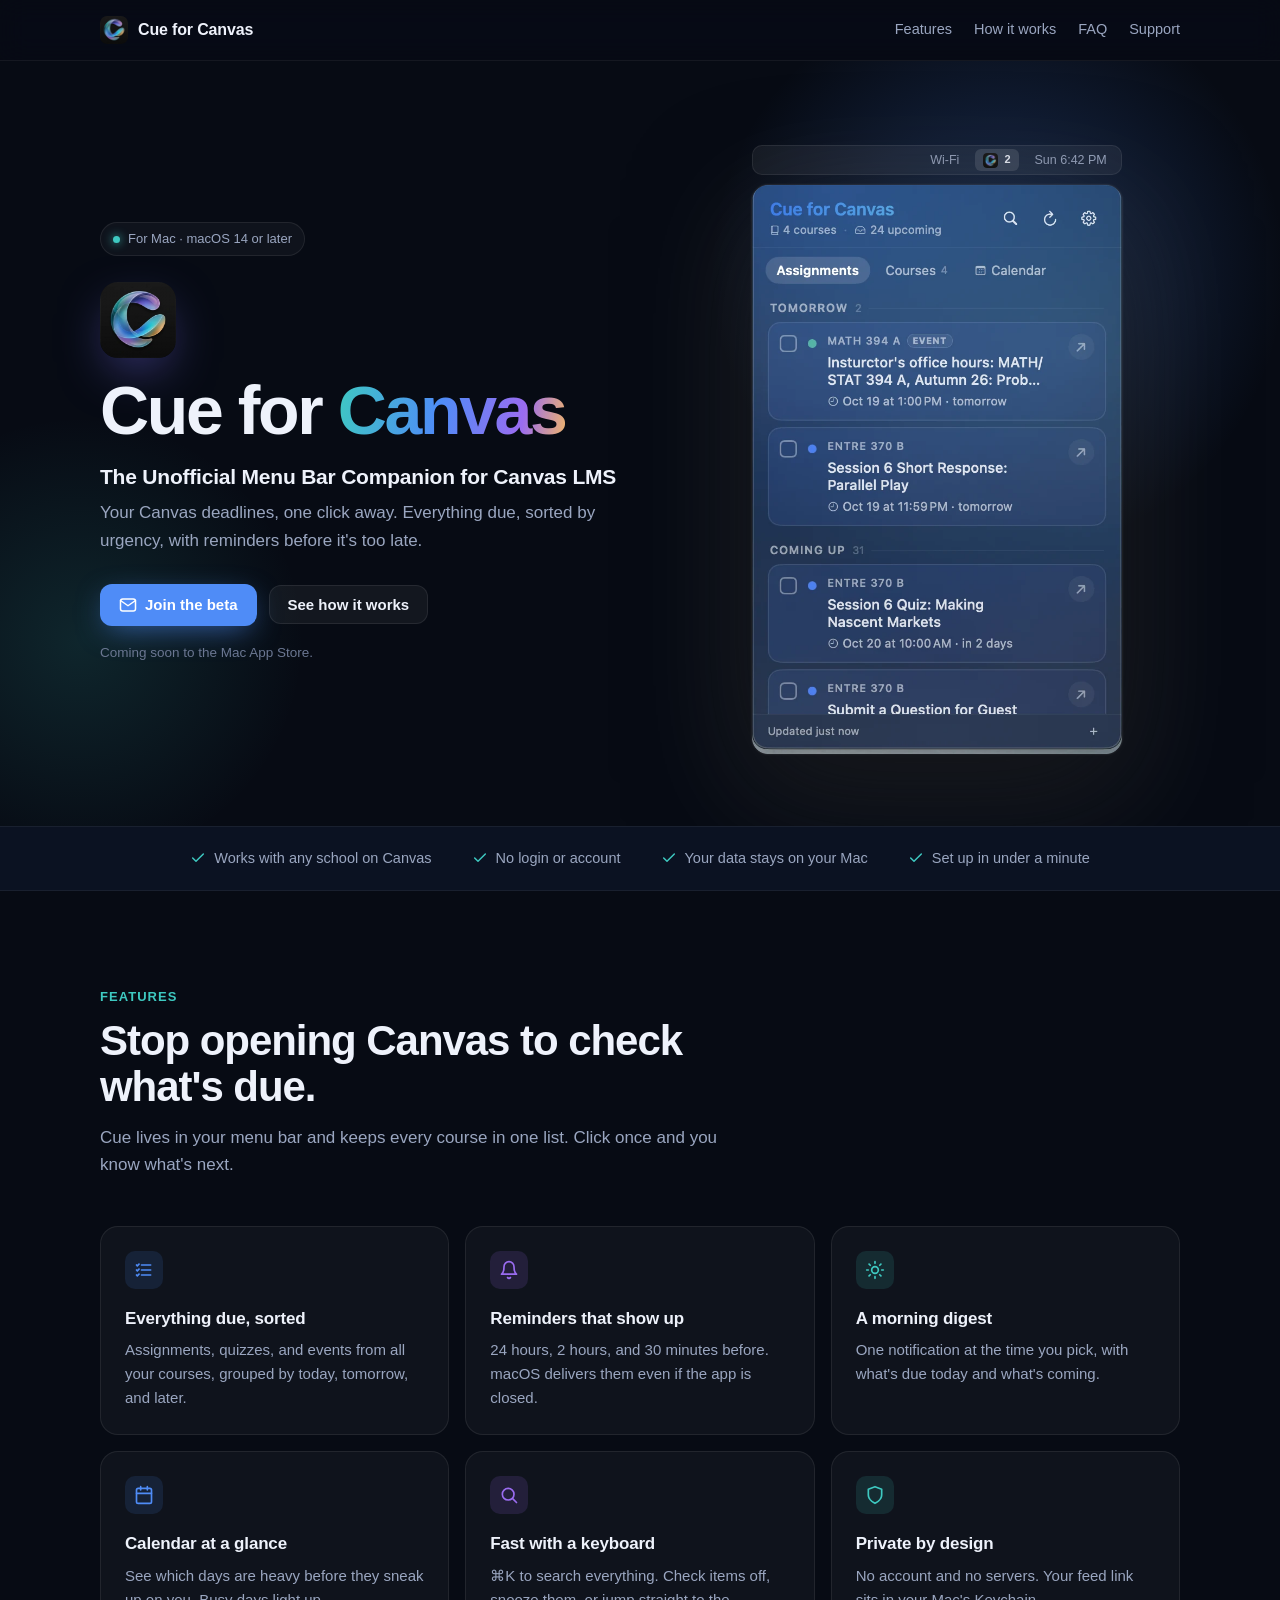
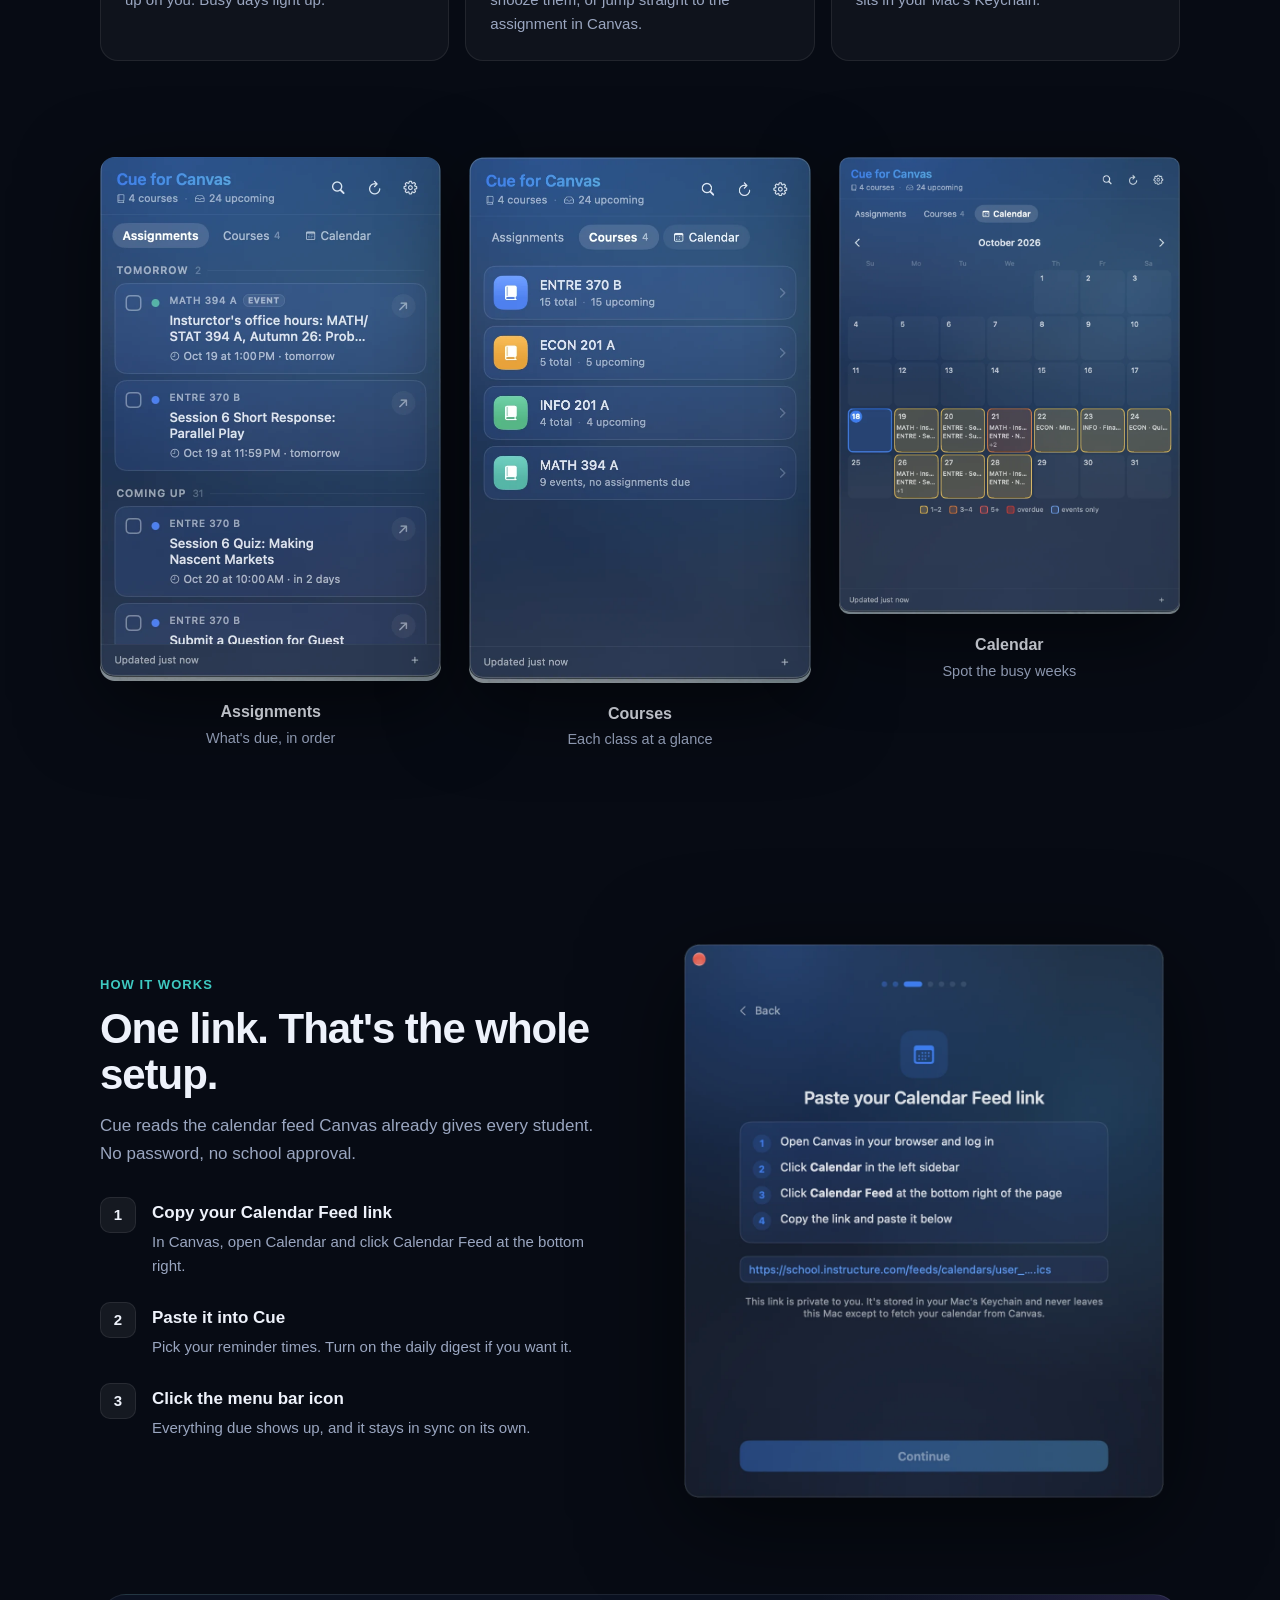
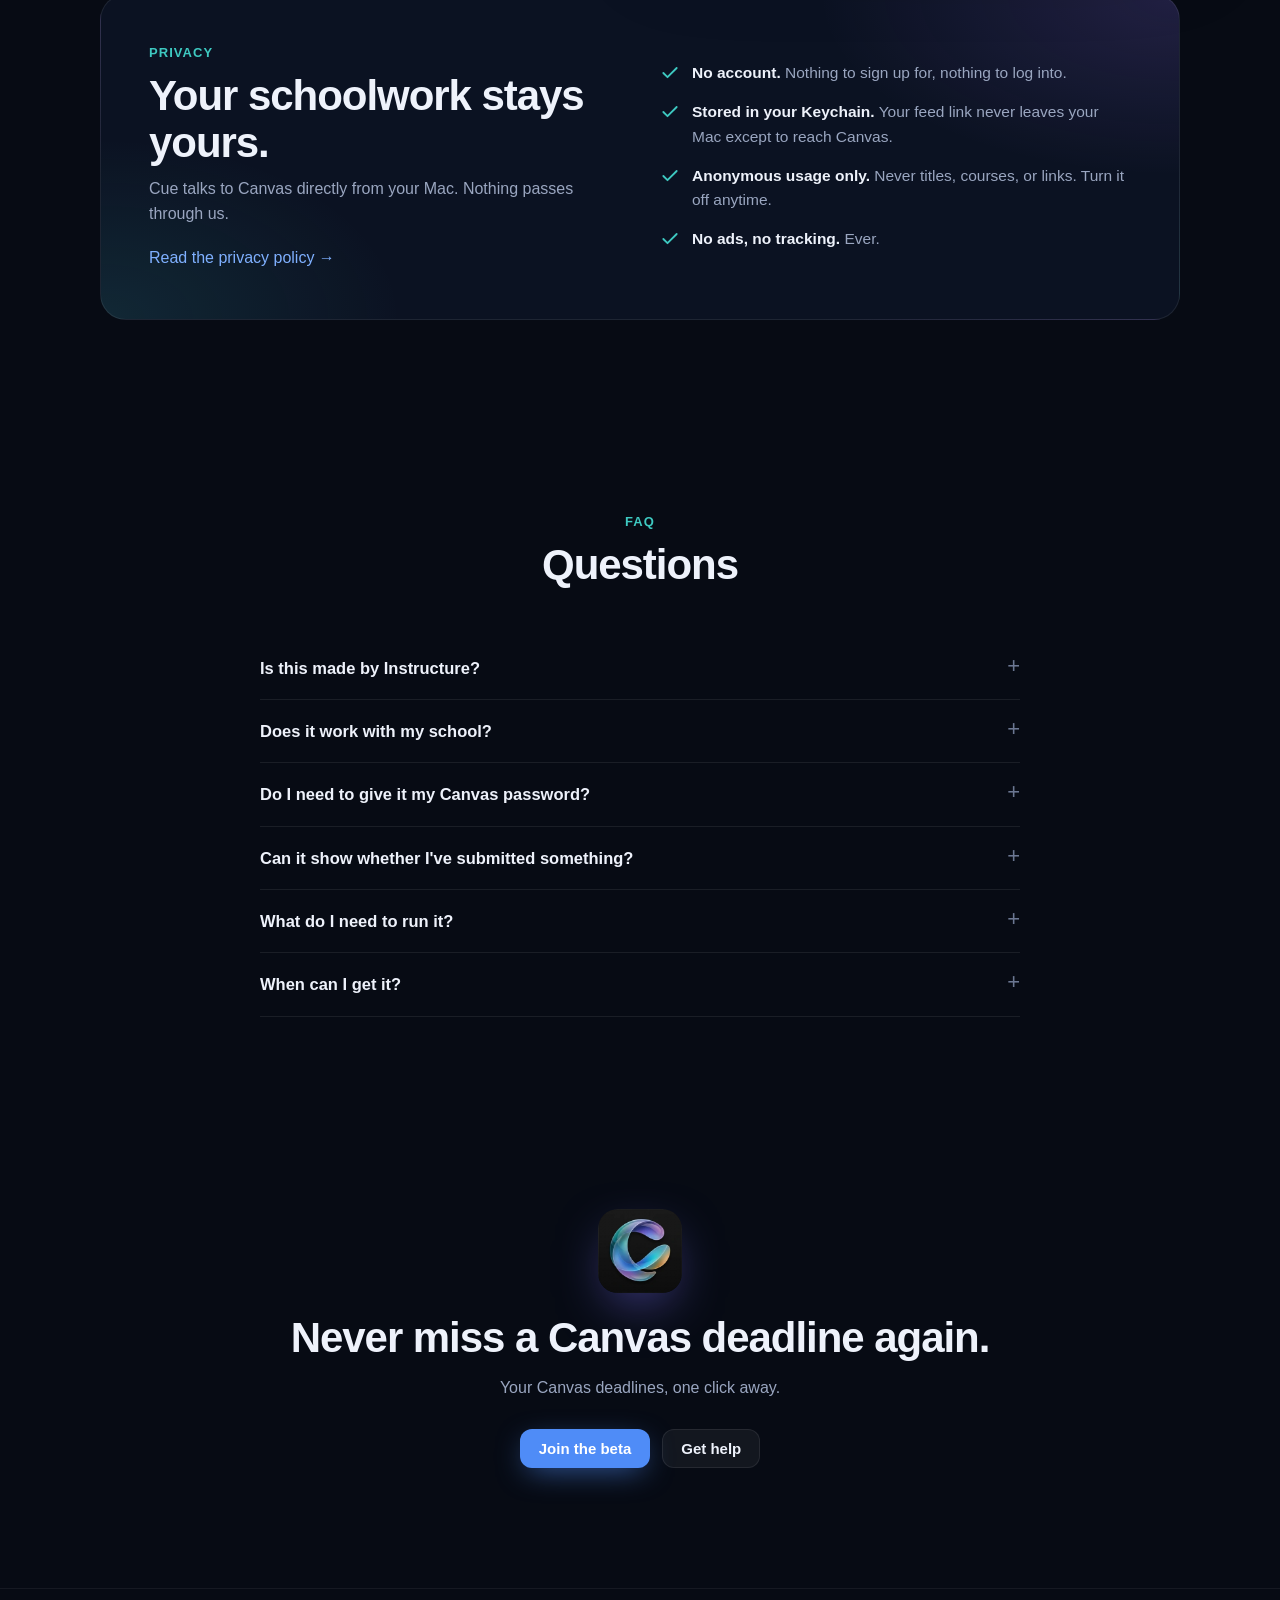
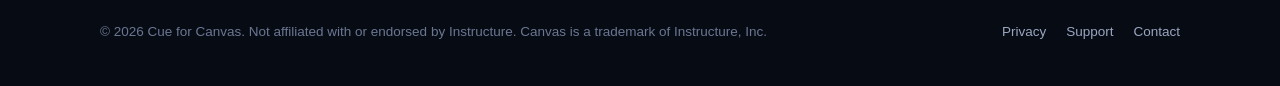
<file: index.html>
<!doctype html>
<html lang="en">
<head>
<meta charset="utf-8">
<meta name="viewport" content="width=device-width, initial-scale=1">
<title>Cue for Canvas: Canvas deadlines in your Mac menu bar</title>
<meta name="description" content="Cue for Canvas is the unofficial menu bar companion for Canvas LMS. Your Canvas deadlines, one click away, with reminders before things are due. No account needed.">
<link rel="canonical" href="https://cueforcanvas.com/">
<meta property="og:type" content="website">
<meta property="og:url" content="https://cueforcanvas.com/">
<meta property="og:title" content="Cue for Canvas">
<meta property="og:description" content="Your Canvas deadlines, one click away. The unofficial menu bar companion for Canvas LMS.">
<meta property="og:image" content="https://cueforcanvas.com/assets/og.png">
<meta name="twitter:card" content="summary_large_image">
<meta name="theme-color" content="#070b14">
<link rel="icon" type="image/png" sizes="32x32" href="/assets/favicon-32.png">
<link rel="icon" type="image/png" sizes="64x64" href="/assets/favicon-64.png">
<link rel="apple-touch-icon" href="/assets/apple-touch-icon.png">
<link rel="stylesheet" href="/styles.css">
</head>
<body>

<header class="nav">
  <div class="wrap">
    <a class="brand" href="/"><img src="/assets/icon-256.webp" alt="" width="28" height="28">Cue for Canvas</a>
    <nav class="nav-links">
      <a href="#features">Features</a>
      <a href="#how">How it works</a>
      <a href="#faq">FAQ</a>
      <a class="keep" href="/support/">Support</a>
    </nav>
  </div>
</header>

<main>
  <section class="hero">
    <div class="wrap">
      <div>
        <span class="eyebrow"><span class="dot"></span>For Mac · macOS 14 or later</span>
        <img class="hero-icon" src="/assets/icon-256.webp" alt="Cue for Canvas app icon" width="76" height="76">
        <h1>Cue for <span class="grad-text">Canvas</span></h1>
        <p class="tagline">The Unofficial Menu Bar Companion for Canvas LMS</p>
        <p class="lede">Your Canvas deadlines, one click away. Everything due, sorted by urgency, with reminders before it's too late.</p>
        <div class="cta-row">
          <a class="btn btn-primary" href="mailto:support@cueforcanvas.com?subject=Cue%20for%20Canvas%20beta">
            <svg viewBox="0 0 24 24" fill="none" stroke="currentColor" stroke-width="2" stroke-linecap="round" stroke-linejoin="round"><path d="M22 6 12 13 2 6"/><rect x="2" y="4" width="20" height="16" rx="3"/></svg>
            Join the beta
          </a>
          <a class="btn btn-ghost" href="#how">See how it works</a>
        </div>
        <p class="cta-note">Coming soon to the Mac App Store.</p>
      </div>

      <div class="shot-stack">
        <div class="menubar" aria-hidden="true">
          <span>Wi‑Fi</span>
          <span class="mb-icon"><img src="/assets/favicon-32.png" alt=""><span class="badge">2</span></span>
          <span>Sun 6:42 PM</span>
        </div>
        <img class="panel-shot" src="/assets/panel-assignments.webp" width="682" height="1048"
             alt="The Cue for Canvas panel listing assignments due tomorrow and coming up, grouped by date">
      </div>
    </div>
  </section>

  <div class="strip">
    <div class="wrap">
      <span><svg viewBox="0 0 24 24" fill="none" stroke="currentColor" stroke-width="2.2" stroke-linecap="round" stroke-linejoin="round"><path d="M20 6 9 17l-5-5"/></svg>Works with any school on Canvas</span>
      <span><svg viewBox="0 0 24 24" fill="none" stroke="currentColor" stroke-width="2.2" stroke-linecap="round" stroke-linejoin="round"><path d="M20 6 9 17l-5-5"/></svg>No login or account</span>
      <span><svg viewBox="0 0 24 24" fill="none" stroke="currentColor" stroke-width="2.2" stroke-linecap="round" stroke-linejoin="round"><path d="M20 6 9 17l-5-5"/></svg>Your data stays on your Mac</span>
      <span><svg viewBox="0 0 24 24" fill="none" stroke="currentColor" stroke-width="2.2" stroke-linecap="round" stroke-linejoin="round"><path d="M20 6 9 17l-5-5"/></svg>Set up in under a minute</span>
    </div>
  </div>

  <section id="features">
    <div class="wrap">
      <div class="section-head">
        <p class="kicker">Features</p>
        <h2>Stop opening Canvas to check what's due.</h2>
        <p>Cue lives in your menu bar and keeps every course in one list. Click once and you know what's next.</p>
      </div>
      <div class="features">
        <div class="feature">
          <div class="ic"><svg viewBox="0 0 24 24" fill="none" stroke="currentColor" stroke-width="2" stroke-linecap="round" stroke-linejoin="round"><path d="M9 6h11M9 12h11M9 18h11"/><path d="m3 6 1 1 2-2M3 12l1 1 2-2M3 18l1 1 2-2"/></svg></div>
          <h3>Everything due, sorted</h3>
          <p>Assignments, quizzes, and events from all your courses, grouped by today, tomorrow, and later.</p>
        </div>
        <div class="feature">
          <div class="ic"><svg viewBox="0 0 24 24" fill="none" stroke="currentColor" stroke-width="2" stroke-linecap="round" stroke-linejoin="round"><path d="M6 8a6 6 0 0 1 12 0c0 7 3 9 3 9H3s3-2 3-9"/><path d="M10.3 21a1.94 1.94 0 0 0 3.4 0"/></svg></div>
          <h3>Reminders that show up</h3>
          <p>24 hours, 2 hours, and 30 minutes before. macOS delivers them even if the app is closed.</p>
        </div>
        <div class="feature">
          <div class="ic"><svg viewBox="0 0 24 24" fill="none" stroke="currentColor" stroke-width="2" stroke-linecap="round" stroke-linejoin="round"><circle cx="12" cy="12" r="4"/><path d="M12 2v2M12 20v2M4.9 4.9l1.4 1.4M17.7 17.7l1.4 1.4M2 12h2M20 12h2M4.9 19.1l1.4-1.4M17.7 6.3l1.4-1.4"/></svg></div>
          <h3>A morning digest</h3>
          <p>One notification at the time you pick, with what's due today and what's coming.</p>
        </div>
        <div class="feature">
          <div class="ic"><svg viewBox="0 0 24 24" fill="none" stroke="currentColor" stroke-width="2" stroke-linecap="round" stroke-linejoin="round"><rect x="3" y="4" width="18" height="18" rx="2"/><path d="M16 2v4M8 2v4M3 10h18"/></svg></div>
          <h3>Calendar at a glance</h3>
          <p>See which days are heavy before they sneak up on you. Busy days light up.</p>
        </div>
        <div class="feature">
          <div class="ic"><svg viewBox="0 0 24 24" fill="none" stroke="currentColor" stroke-width="2" stroke-linecap="round" stroke-linejoin="round"><circle cx="11" cy="11" r="7"/><path d="m21 21-4.3-4.3"/></svg></div>
          <h3>Fast with a keyboard</h3>
          <p>⌘K to search everything. Check items off, snooze them, or jump straight to the assignment in Canvas.</p>
        </div>
        <div class="feature">
          <div class="ic"><svg viewBox="0 0 24 24" fill="none" stroke="currentColor" stroke-width="2" stroke-linecap="round" stroke-linejoin="round"><path d="M12 22s8-4 8-10V5l-8-3-8 3v7c0 6 8 10 8 10z"/></svg></div>
          <h3>Private by design</h3>
          <p>No account and no servers. Your feed link sits in your Mac's Keychain.</p>
        </div>
      </div>
    </div>
  </section>

  <section style="padding-top:0">
    <div class="wrap">
      <div class="gallery">
        <figure>
          <img src="/assets/panel-assignments.webp" width="682" height="1048" alt="Assignments tab" loading="lazy">
          <figcaption><b>Assignments</b><span>What's due, in order</span></figcaption>
        </figure>
        <figure>
          <img src="/assets/panel-courses.webp" width="682" height="1051" alt="Courses tab showing four courses with their own colors" loading="lazy">
          <figcaption><b>Courses</b><span>Each class at a glance</span></figcaption>
        </figure>
        <figure>
          <img src="/assets/panel-calendar.webp" width="962" height="1289" alt="Calendar tab showing a month with busy days highlighted" loading="lazy">
          <figcaption><b>Calendar</b><span>Spot the busy weeks</span></figcaption>
        </figure>
      </div>
    </div>
  </section>

  <section id="how">
    <div class="wrap how">
      <div>
        <div class="section-head" style="margin-bottom:32px">
          <p class="kicker">How it works</p>
          <h2>One link. That's the whole setup.</h2>
          <p>Cue reads the calendar feed Canvas already gives every student. No password, no school approval.</p>
        </div>
        <ol class="steps">
          <li><h3>Copy your Calendar Feed link</h3><p>In Canvas, open Calendar and click Calendar Feed at the bottom right.</p></li>
          <li><h3>Paste it into Cue</h3><p>Pick your reminder times. Turn on the daily digest if you want it.</p></li>
          <li><h3>Click the menu bar icon</h3><p>Everything due shows up, and it stays in sync on its own.</p></li>
        </ol>
      </div>
      <img src="/assets/setup-feed.webp" width="1042" height="1202" alt="Setup screen asking for the Canvas Calendar Feed link, with four short steps" loading="lazy">
    </div>
  </section>

  <section style="padding-top:0">
    <div class="wrap">
      <div class="privacy-band">
        <div>
          <p class="kicker">Privacy</p>
          <h2 style="margin-bottom:10px">Your schoolwork stays yours.</h2>
          <p style="color:var(--muted);margin:0 0 18px">Cue talks to Canvas directly from your Mac. Nothing passes through us.</p>
          <a href="/privacy/">Read the privacy policy →</a>
        </div>
        <ul>
          <li><svg viewBox="0 0 24 24" fill="none" stroke="currentColor" stroke-width="2.2" stroke-linecap="round" stroke-linejoin="round"><path d="M20 6 9 17l-5-5"/></svg><span><b>No account.</b> Nothing to sign up for, nothing to log into.</span></li>
          <li><svg viewBox="0 0 24 24" fill="none" stroke="currentColor" stroke-width="2.2" stroke-linecap="round" stroke-linejoin="round"><path d="M20 6 9 17l-5-5"/></svg><span><b>Stored in your Keychain.</b> Your feed link never leaves your Mac except to reach Canvas.</span></li>
          <li><svg viewBox="0 0 24 24" fill="none" stroke="currentColor" stroke-width="2.2" stroke-linecap="round" stroke-linejoin="round"><path d="M20 6 9 17l-5-5"/></svg><span><b>Anonymous usage only.</b> Never titles, courses, or links. Turn it off anytime.</span></li>
          <li><svg viewBox="0 0 24 24" fill="none" stroke="currentColor" stroke-width="2.2" stroke-linecap="round" stroke-linejoin="round"><path d="M20 6 9 17l-5-5"/></svg><span><b>No ads, no tracking.</b> Ever.</span></li>
        </ul>
      </div>
    </div>
  </section>

  <section id="faq">
    <div class="wrap">
      <div class="section-head center">
        <p class="kicker">FAQ</p>
        <h2>Questions</h2>
      </div>
      <div class="faq">
        <details>
          <summary>Is this made by Instructure?</summary>
          <p>No. Cue for Canvas is an independent app built by a student. It isn't affiliated with or endorsed by Instructure, the company behind Canvas.</p>
        </details>
        <details>
          <summary>Does it work with my school?</summary>
          <p>If your school uses Canvas, yes. Every Canvas account has a Calendar Feed link, and that's all Cue needs.</p>
        </details>
        <details>
          <summary>Do I need to give it my Canvas password?</summary>
          <p>No. Cue never asks for your password. It only reads your calendar feed.</p>
        </details>
        <details>
          <summary>Can it show whether I've submitted something?</summary>
          <p>Yes, if your school lets students create a Canvas API token. It's optional. Many schools don't allow it, and Cue works fine without it.</p>
        </details>
        <details>
          <summary>What do I need to run it?</summary>
          <p>A Mac running macOS 14 Sonoma or later.</p>
        </details>
        <details>
          <summary>When can I get it?</summary>
          <p>Cue is in beta now and coming to the Mac App Store soon. <a href="mailto:support@cueforcanvas.com?subject=Cue%20for%20Canvas%20beta">Email me</a> to join the beta.</p>
        </details>
      </div>
    </div>
  </section>

  <section class="final">
    <div class="wrap">
      <img src="/assets/icon-256.webp" alt="" width="84" height="84">
      <h2>Never miss a Canvas deadline again.</h2>
      <p style="color:var(--muted);margin:0 0 28px">Your Canvas deadlines, one click away.</p>
      <div class="cta-row">
        <a class="btn btn-primary" href="mailto:support@cueforcanvas.com?subject=Cue%20for%20Canvas%20beta">Join the beta</a>
        <a class="btn btn-ghost" href="/support/">Get help</a>
      </div>
    </div>
  </section>
</main>

<footer>
  <div class="wrap">
    <span>© 2026 Cue for Canvas. Not affiliated with or endorsed by Instructure. Canvas is a trademark of Instructure, Inc.</span>
    <nav><a href="/privacy/">Privacy</a><a href="/support/">Support</a><a href="mailto:support@cueforcanvas.com">Contact</a></nav>
  </div>
</footer>
</body>
</html>
</file>
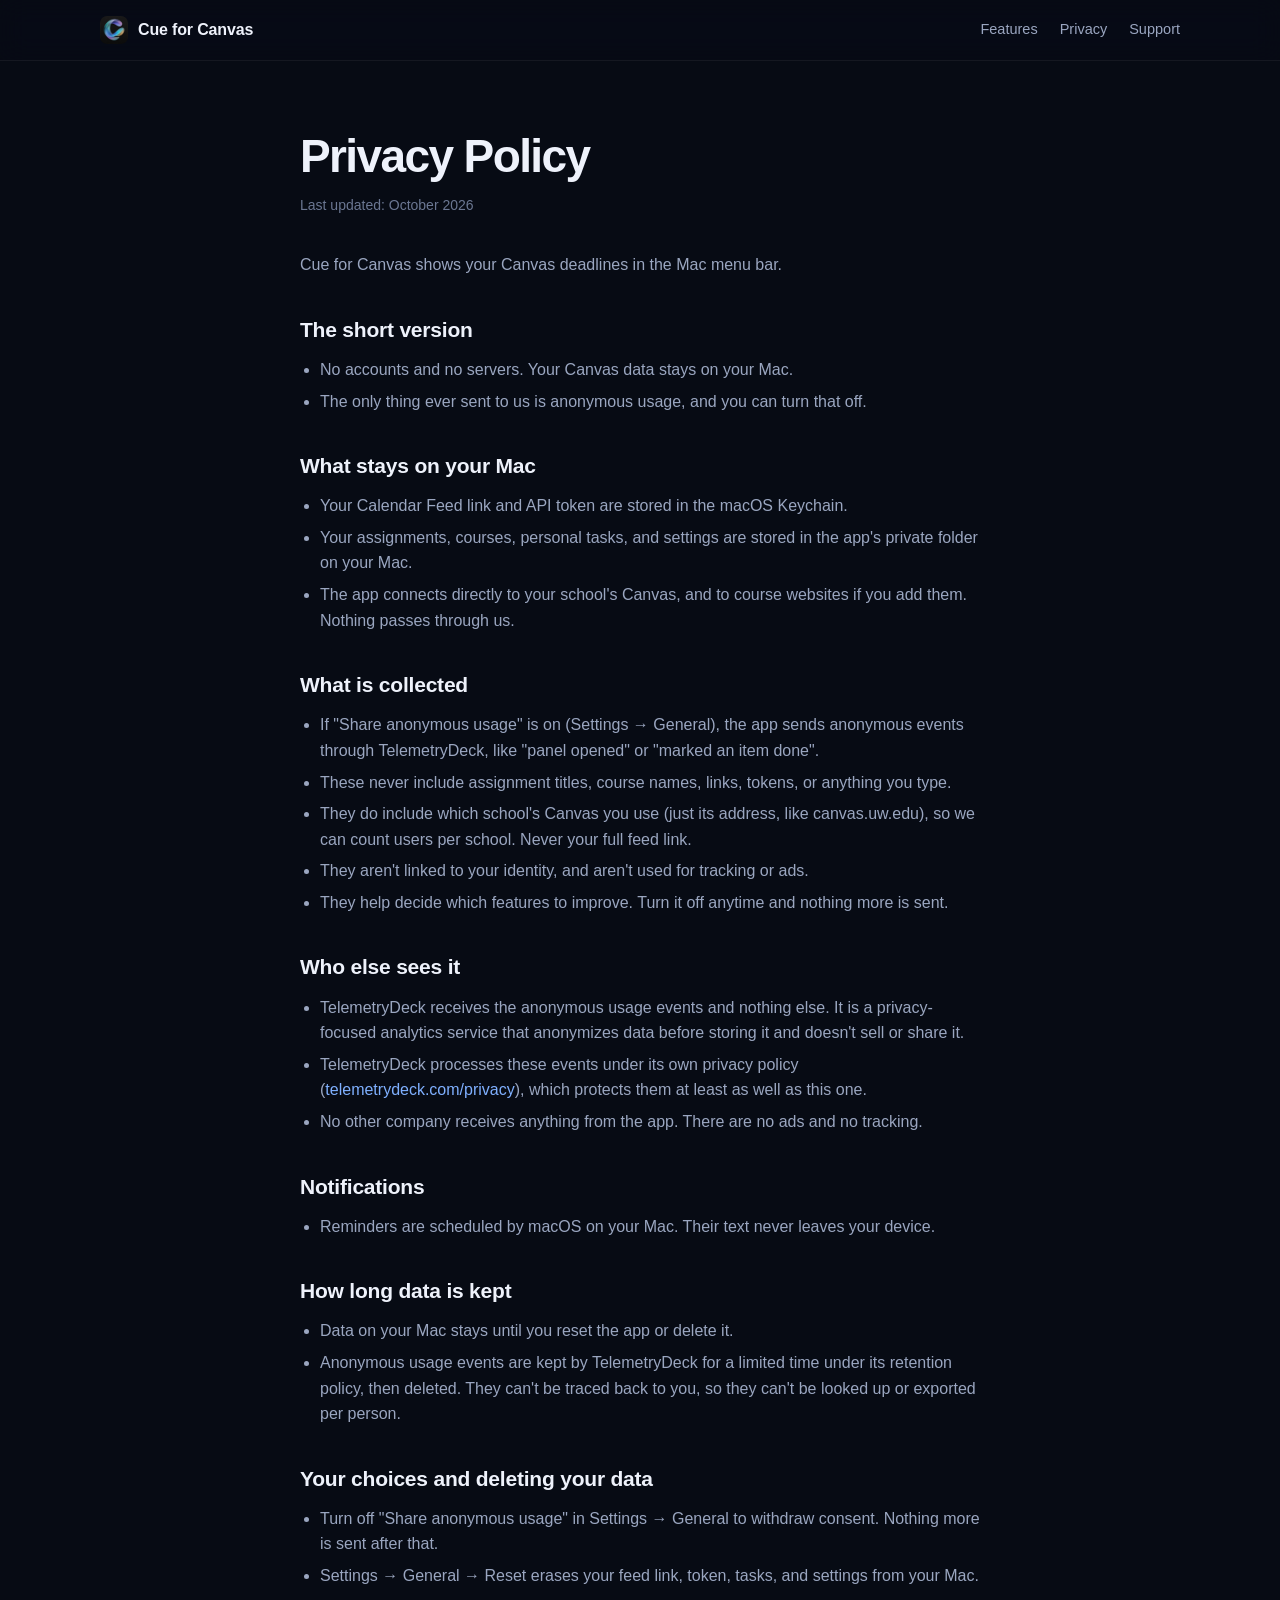
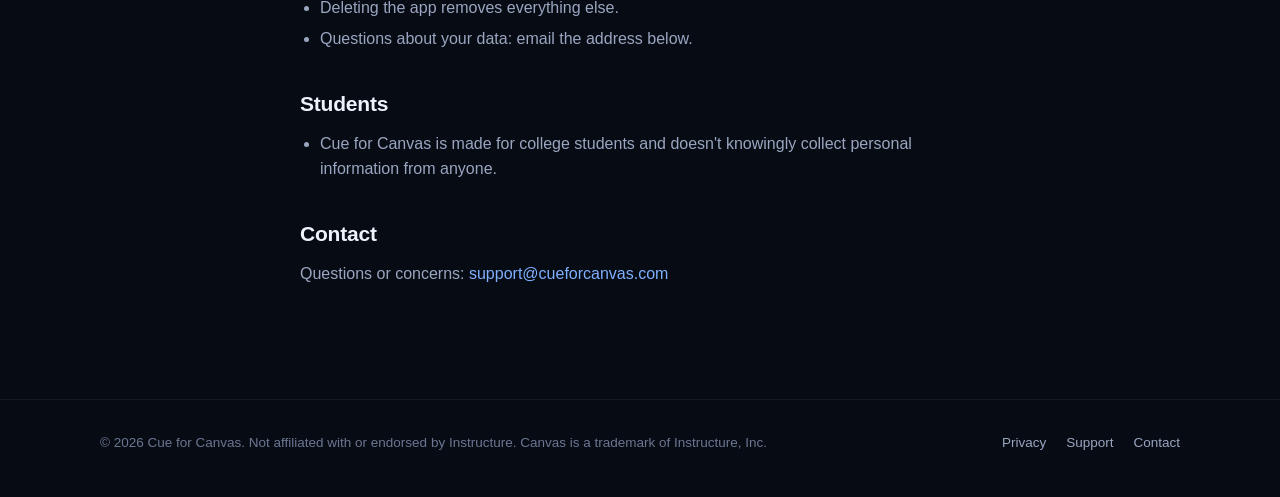
<file: privacy/index.html>
<!doctype html>
<html lang="en">
<head>
<meta charset="utf-8">
<meta name="viewport" content="width=device-width, initial-scale=1">
<title>Privacy Policy · Cue for Canvas</title>
<meta name="description" content="How Cue for Canvas handles your data. No accounts, no servers, anonymous usage only.">
<link rel="canonical" href="https://cueforcanvas.com/privacy/">
<meta property="og:title" content="Privacy Policy · Cue for Canvas">
<meta property="og:image" content="https://cueforcanvas.com/assets/og.png">
<meta name="theme-color" content="#070b14">
<link rel="icon" type="image/png" sizes="32x32" href="/assets/favicon-32.png">
<link rel="apple-touch-icon" href="/assets/apple-touch-icon.png">
<link rel="stylesheet" href="/styles.css">
</head>
<body>

<header class="nav">
  <div class="wrap">
    <a class="brand" href="/"><img src="/assets/icon-256.webp" alt="" width="28" height="28">Cue for Canvas</a>
    <nav class="nav-links">
      <a href="/#features">Features</a>
      <a class="keep" href="/privacy/">Privacy</a>
      <a class="keep" href="/support/">Support</a>
    </nav>
  </div>
</header>

<main class="doc">
<h1>Privacy Policy</h1>
<p class="updated">Last updated: October 2026</p>
<p>Cue for Canvas shows your Canvas deadlines in the Mac menu bar.</p>
<h2>The short version</h2>
<ul>
  <li>No accounts and no servers. Your Canvas data stays on your Mac.</li>
  <li>The only thing ever sent to us is anonymous usage, and you can turn that off.</li>
</ul>
<h2>What stays on your Mac</h2>
<ul>
  <li>Your Calendar Feed link and API token are stored in the macOS Keychain.</li>
  <li>Your assignments, courses, personal tasks, and settings are stored in the app's private folder on your Mac.</li>
  <li>The app connects directly to your school's Canvas, and to course websites if you add them. Nothing passes through us.</li>
</ul>
<h2>What is collected</h2>
<ul>
  <li>If "Share anonymous usage" is on (Settings → General), the app sends anonymous events through TelemetryDeck, like "panel opened" or "marked an item done".</li>
  <li>These never include assignment titles, course names, links, tokens, or anything you type.</li>
  <li>They do include which school&#x27;s Canvas you use (just its address, like canvas.uw.edu), so we can count users per school. Never your full feed link.</li>
  <li>They aren't linked to your identity, and aren't used for tracking or ads.</li>
  <li>They help decide which features to improve. Turn it off anytime and nothing more is sent.</li>
</ul>
<h2>Who else sees it</h2>
<ul>
  <li>TelemetryDeck receives the anonymous usage events and nothing else. It is a privacy-focused analytics service that anonymizes data before storing it and doesn't sell or share it.</li>
  <li>TelemetryDeck processes these events under its own privacy policy (<a href="https://telemetrydeck.com/privacy">telemetrydeck.com/privacy</a>), which protects them at least as well as this one.</li>
  <li>No other company receives anything from the app. There are no ads and no tracking.</li>
</ul>
<h2>Notifications</h2>
<ul>
  <li>Reminders are scheduled by macOS on your Mac. Their text never leaves your device.</li>
</ul>
<h2>How long data is kept</h2>
<ul>
  <li>Data on your Mac stays until you reset the app or delete it.</li>
  <li>Anonymous usage events are kept by TelemetryDeck for a limited time under its retention policy, then deleted. They can't be traced back to you, so they can't be looked up or exported per person.</li>
</ul>
<h2>Your choices and deleting your data</h2>
<ul>
  <li>Turn off "Share anonymous usage" in Settings → General to withdraw consent. Nothing more is sent after that.</li>
  <li>Settings → General → Reset erases your feed link, token, tasks, and settings from your Mac.</li>
  <li>Deleting the app removes everything else.</li>
  <li>Questions about your data: email the address below.</li>
</ul>
<h2>Students</h2>
<ul>
  <li>Cue for Canvas is made for college students and doesn't knowingly collect personal information from anyone.</li>
</ul>
<h2>Contact</h2>
<p>Questions or concerns: <a href="mailto:support@cueforcanvas.com">support@cueforcanvas.com</a></p>
</main>

<footer>
  <div class="wrap">
    <span>© 2026 Cue for Canvas. Not affiliated with or endorsed by Instructure. Canvas is a trademark of Instructure, Inc.</span>
    <nav><a href="/privacy/">Privacy</a><a href="/support/">Support</a><a href="mailto:support@cueforcanvas.com">Contact</a></nav>
  </div>
</footer>
</body>
</html>
</file>
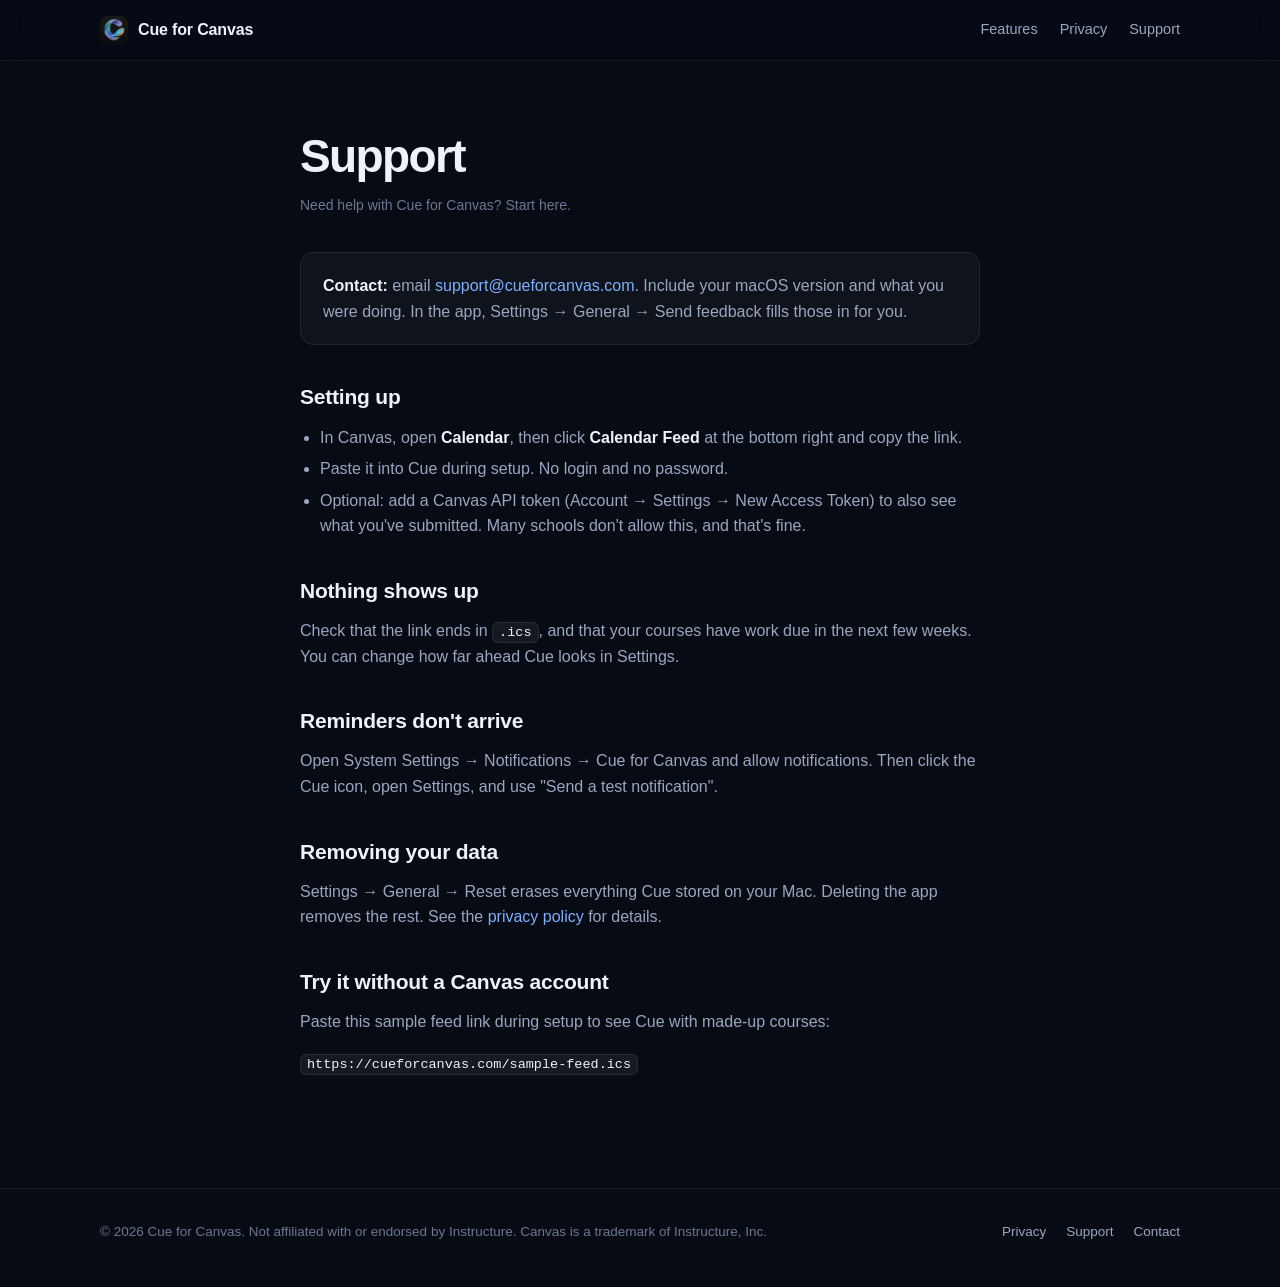
<file: support/index.html>
<!doctype html>
<html lang="en">
<head>
<meta charset="utf-8">
<meta name="viewport" content="width=device-width, initial-scale=1">
<title>Support · Cue for Canvas</title>
<meta name="description" content="Help with setting up and using Cue for Canvas.">
<link rel="canonical" href="https://cueforcanvas.com/support/">
<meta property="og:title" content="Support · Cue for Canvas">
<meta property="og:image" content="https://cueforcanvas.com/assets/og.png">
<meta name="theme-color" content="#070b14">
<link rel="icon" type="image/png" sizes="32x32" href="/assets/favicon-32.png">
<link rel="apple-touch-icon" href="/assets/apple-touch-icon.png">
<link rel="stylesheet" href="/styles.css">
</head>
<body>

<header class="nav">
  <div class="wrap">
    <a class="brand" href="/"><img src="/assets/icon-256.webp" alt="" width="28" height="28">Cue for Canvas</a>
    <nav class="nav-links">
      <a href="/#features">Features</a>
      <a class="keep" href="/privacy/">Privacy</a>
      <a class="keep" href="/support/">Support</a>
    </nav>
  </div>
</header>

<main class="doc">
<h1>Support</h1>
<p class="updated">Need help with Cue for Canvas? Start here.</p>

<div class="callout">
<p><b>Contact:</b> email <a href="mailto:support@cueforcanvas.com?subject=Cue%20for%20Canvas%20support">support@cueforcanvas.com</a>. Include your macOS version and what you were doing. In the app, Settings → General → Send feedback fills those in for you.</p>
</div>

<h2>Setting up</h2>
<ul>
  <li>In Canvas, open <b>Calendar</b>, then click <b>Calendar Feed</b> at the bottom right and copy the link.</li>
  <li>Paste it into Cue during setup. No login and no password.</li>
  <li>Optional: add a Canvas API token (Account → Settings → New Access Token) to also see what you've submitted. Many schools don't allow this, and that's fine.</li>
</ul>

<h2>Nothing shows up</h2>
<p>Check that the link ends in <code>.ics</code>, and that your courses have work due in the next few weeks. You can change how far ahead Cue looks in Settings.</p>

<h2>Reminders don't arrive</h2>
<p>Open System Settings → Notifications → Cue for Canvas and allow notifications. Then click the Cue icon, open Settings, and use "Send a test notification".</p>

<h2>Removing your data</h2>
<p>Settings → General → Reset erases everything Cue stored on your Mac. Deleting the app removes the rest. See the <a href="/privacy/">privacy policy</a> for details.</p>

<h2>Try it without a Canvas account</h2>
<p>Paste this sample feed link during setup to see Cue with made-up courses:</p>
<p><code>https://cueforcanvas.com/sample-feed.ics</code></p>
</main>

<footer>
  <div class="wrap">
    <span>© 2026 Cue for Canvas. Not affiliated with or endorsed by Instructure. Canvas is a trademark of Instructure, Inc.</span>
    <nav><a href="/privacy/">Privacy</a><a href="/support/">Support</a><a href="mailto:support@cueforcanvas.com">Contact</a></nav>
  </div>
</footer>
</body>
</html>
</file>
<file: styles.css>
/* Cue for Canvas site. Colors come from the app icon. */
:root {
  --bg: #070b14;
  --bg-2: #0b1222;
  --card: rgba(255, 255, 255, 0.035);
  --card-line: rgba(255, 255, 255, 0.08);
  --text: #eef2fb;
  --muted: #9aa6c0;
  --faint: #6b7792;
  --teal: #3ec9c1;
  --blue: #4f8cf7;
  --purple: #9a6cf0;
  --amber: #f2b766;
  --link: #7fb0ff;
  --grad: linear-gradient(100deg, var(--teal), var(--blue) 45%, var(--purple) 80%, var(--amber));
  --radius: 18px;
  --max: 1120px;
}

* { box-sizing: border-box; }
html { scroll-behavior: smooth; -webkit-text-size-adjust: 100%; }
body {
  margin: 0;
  background: var(--bg);
  color: var(--text);
  font: 16px/1.6 -apple-system, BlinkMacSystemFont, "SF Pro Text", "Inter", "Segoe UI", sans-serif;
  -webkit-font-smoothing: antialiased;
  overflow-x: hidden;
}
img { max-width: 100%; height: auto; display: block; }
a { color: var(--link); text-decoration: none; }
a:hover { text-decoration: underline; }
.wrap { max-width: var(--max); margin: 0 auto; padding: 0 20px; }

/* Nav */
.nav {
  position: sticky; top: 0; z-index: 10;
  background: rgba(7, 11, 20, 0.72);
  backdrop-filter: saturate(160%) blur(14px);
  -webkit-backdrop-filter: saturate(160%) blur(14px);
  border-bottom: 1px solid rgba(255, 255, 255, 0.06);
}
.nav .wrap { display: flex; align-items: center; gap: 24px; height: 60px; }
.brand { display: flex; align-items: center; gap: 10px; color: var(--text); font-weight: 650; letter-spacing: -0.01em; }
.brand:hover { text-decoration: none; }
.brand img { width: 28px; height: 28px; border-radius: 7px; }
.nav-links { display: flex; gap: 22px; margin-left: auto; font-size: 14.5px; }
.nav-links a { color: var(--muted); }
.nav-links a:hover { color: var(--text); text-decoration: none; }

/* Buttons */
.btn {
  display: inline-flex; align-items: center; gap: 8px;
  padding: 11px 18px; border-radius: 12px;
  font-weight: 600; font-size: 15px; line-height: 1;
  border: 1px solid transparent; cursor: pointer;
  transition: transform .15s ease, background .15s ease, border-color .15s ease;
}
.btn:hover { text-decoration: none; transform: translateY(-1px); }
.btn-primary { background: var(--blue); color: #fff; box-shadow: 0 8px 30px -8px rgba(79, 140, 247, .7); }
.btn-primary:hover { background: #5f98f8; }
.btn-ghost { background: rgba(255, 255, 255, .05); color: var(--text); border-color: var(--card-line); }
.btn-ghost:hover { background: rgba(255, 255, 255, .09); }
.btn svg { width: 18px; height: 18px; }

/* Hero */
.hero { position: relative; padding: 84px 0 72px; overflow: clip; }
.hero::before {
  content: ""; position: absolute; inset: -200px -10% auto auto; width: 820px; height: 820px;
  background: radial-gradient(closest-side, rgba(79, 140, 247, .28), transparent 70%);
  pointer-events: none;
}
.hero::after {
  content: ""; position: absolute; left: -240px; top: 260px; width: 640px; height: 640px;
  background: radial-gradient(closest-side, rgba(62, 201, 193, .14), transparent 70%);
  pointer-events: none;
}
.hero .wrap { position: relative; z-index: 1; display: grid; grid-template-columns: 1.05fr .95fr; gap: 56px; align-items: center; }
.eyebrow {
  display: inline-flex; align-items: center; gap: 8px;
  font-size: 13px; color: var(--muted);
  padding: 6px 12px; border-radius: 999px;
  border: 1px solid var(--card-line); background: var(--card);
}
.eyebrow .dot { width: 7px; height: 7px; border-radius: 50%; background: var(--teal); box-shadow: 0 0 10px var(--teal); }
.hero-icon { width: 76px; height: 76px; border-radius: 18px; margin: 26px 0 18px; box-shadow: 0 18px 50px -12px rgba(120, 110, 240, .55); }
h1 { font-size: clamp(42px, 6vw, 68px); line-height: 1.02; letter-spacing: -0.035em; margin: 0 0 14px; font-weight: 750; }
.grad-text { background: var(--grad); -webkit-background-clip: text; background-clip: text; color: transparent; }
.tagline { font-size: clamp(18px, 2.2vw, 21px); color: var(--text); margin: 0 0 6px; font-weight: 550; letter-spacing: -0.01em; }
.lede { font-size: 17px; color: var(--muted); margin: 0 0 30px; max-width: 30em; }
.cta-row { display: flex; flex-wrap: wrap; gap: 12px; align-items: center; }
.cta-note { font-size: 13.5px; color: var(--faint); margin-top: 16px; }

/* Fake menu bar above the panel */
.shot-stack { position: relative; justify-self: center; width: 100%; max-width: 370px; }
.menubar {
  display: flex; align-items: center; justify-content: flex-end; gap: 16px;
  height: 30px; padding: 0 14px; margin-bottom: 10px;
  border-radius: 10px; background: rgba(255, 255, 255, .06); border: 1px solid var(--card-line);
  font-size: 12.5px; color: var(--muted);
}
.menubar .mb-icon {
  display: inline-flex; align-items: center; gap: 6px; color: var(--text);
  padding: 2px 8px; border-radius: 6px; background: rgba(255, 255, 255, .12);
}
.menubar .mb-icon img { width: 15px; height: 15px; border-radius: 4px; }
.menubar .badge { font-size: 11px; font-weight: 700; }
.panel-shot { width: 100%; filter: drop-shadow(0 30px 60px rgba(0, 0, 0, .55)) drop-shadow(0 0 1px rgba(255, 255, 255, .25)); }

/* Strip */
.strip { border-top: 1px solid rgba(255, 255, 255, .06); border-bottom: 1px solid rgba(255, 255, 255, .06); background: var(--bg-2); }
.strip .wrap { display: flex; flex-wrap: wrap; justify-content: center; gap: 12px 40px; padding-top: 20px; padding-bottom: 20px; color: var(--muted); font-size: 14.5px; }
.strip span { display: inline-flex; align-items: center; gap: 8px; }
.strip svg { width: 16px; height: 16px; color: var(--teal); }

/* Sections */
section { padding: 96px 0; }
.section-head { max-width: 640px; margin: 0 0 48px; }
.section-head.center { margin-left: auto; margin-right: auto; text-align: center; }
.kicker { font-size: 13px; font-weight: 650; letter-spacing: .08em; text-transform: uppercase; color: var(--teal); margin: 0 0 10px; }
h2 { font-size: clamp(30px, 4vw, 42px); line-height: 1.1; letter-spacing: -0.025em; margin: 0 0 14px; font-weight: 720; }
.section-head p { color: var(--muted); font-size: 17px; margin: 0; }
.section-head .kicker { color: var(--teal); font-size: 13px; margin: 0 0 10px; }

/* Features */
.features { display: grid; grid-template-columns: repeat(3, 1fr); gap: 16px; }
.feature {
  padding: 24px; border-radius: var(--radius);
  background: var(--card); border: 1px solid var(--card-line);
}
.feature .ic {
  width: 38px; height: 38px; border-radius: 10px; display: grid; place-items: center; margin-bottom: 16px;
  background: rgba(79, 140, 247, .12); color: var(--blue);
}
.feature:nth-child(3n+2) .ic { background: rgba(154, 108, 240, .14); color: var(--purple); }
.feature:nth-child(3n+3) .ic { background: rgba(62, 201, 193, .13); color: var(--teal); }
.feature .ic svg { width: 20px; height: 20px; }
.feature h3 { margin: 0 0 6px; font-size: 17px; letter-spacing: -0.01em; }
.feature p { margin: 0; color: var(--muted); font-size: 15px; }

/* Gallery */
.gallery { display: grid; grid-template-columns: repeat(3, 1fr); gap: 28px; align-items: start; }
.gallery figure { margin: 0; }
.gallery img { width: 100%; filter: drop-shadow(0 24px 40px rgba(0, 0, 0, .5)); }
.gallery figcaption { margin-top: 18px; text-align: center; }
.gallery figcaption b { display: block; font-size: 16px; }
.gallery figcaption span { color: var(--muted); font-size: 14.5px; }

/* Steps */
.how { display: grid; grid-template-columns: 1fr 1fr; gap: 56px; align-items: center; }
.steps { list-style: none; padding: 0; margin: 0; counter-reset: s; }
.steps li { position: relative; padding: 0 0 26px 52px; counter-increment: s; }
.steps li::before {
  content: counter(s); position: absolute; left: 0; top: -2px;
  width: 34px; height: 34px; border-radius: 10px; display: grid; place-items: center;
  font-weight: 700; font-size: 15px; color: var(--text);
  background: rgba(255, 255, 255, .06); border: 1px solid var(--card-line);
}
.steps h3 { margin: 0 0 4px; font-size: 17px; }
.steps p { margin: 0; color: var(--muted); font-size: 15px; }
.how img { width: 100%; max-width: 480px; justify-self: center; filter: drop-shadow(0 24px 50px rgba(0, 0, 0, .55)); }

/* Privacy band */
.privacy-band {
  border-radius: 26px; padding: 48px;
  background:
    radial-gradient(600px 300px at 100% 0%, rgba(154, 108, 240, .16), transparent 60%),
    radial-gradient(500px 300px at 0% 100%, rgba(62, 201, 193, .12), transparent 60%),
    var(--bg-2);
  border: 1px solid var(--card-line);
  display: grid; grid-template-columns: 1fr 1fr; gap: 40px; align-items: center;
}
.privacy-band ul { list-style: none; margin: 0; padding: 0; display: grid; gap: 14px; }
.privacy-band li { display: flex; gap: 12px; color: var(--muted); font-size: 15.5px; }
.privacy-band li svg { flex: none; width: 20px; height: 20px; color: var(--teal); margin-top: 2px; }
.privacy-band li b { color: var(--text); font-weight: 600; }

/* FAQ */
.faq { max-width: 760px; margin: 0 auto; }
.faq details { border-bottom: 1px solid var(--card-line); padding: 18px 0; }
.faq summary { cursor: pointer; font-weight: 600; font-size: 16.5px; list-style: none; display: flex; justify-content: space-between; gap: 16px; }
.faq summary::-webkit-details-marker { display: none; }
.faq summary::after { content: "+"; color: var(--faint); font-weight: 400; font-size: 22px; line-height: 1; transition: transform .2s; }
.faq details[open] summary::after { transform: rotate(45deg); }
.faq details p { color: var(--muted); margin: 10px 0 0; font-size: 15.5px; }

/* Final CTA */
.final { text-align: center; padding-bottom: 120px; }
.final img { width: 84px; height: 84px; border-radius: 20px; margin: 0 auto 22px; box-shadow: 0 18px 50px -12px rgba(120, 110, 240, .55); }
.final .cta-row { justify-content: center; }

/* Footer */
footer { border-top: 1px solid rgba(255, 255, 255, .06); padding: 32px 0 44px; color: var(--faint); font-size: 13.5px; }
footer .wrap { display: flex; flex-wrap: wrap; gap: 14px 28px; justify-content: space-between; }
footer nav { display: flex; gap: 20px; }
footer a { color: var(--muted); }

/* Text pages (privacy, support) */
.doc { max-width: 720px; margin: 0 auto; padding: 72px 20px 96px; }
.doc h1 { font-size: clamp(34px, 5vw, 46px); }
.doc .updated { color: var(--faint); font-size: 14px; margin: 0 0 36px; }
.doc h2 { font-size: 21px; margin: 40px 0 10px; letter-spacing: -0.01em; }
.doc p, .doc li { color: var(--muted); font-size: 16px; }
.doc ul { padding-left: 20px; }
.doc li { margin: 6px 0; }
.doc b, .doc strong { color: var(--text); }
.doc code {
  font: 13.5px/1.5 ui-monospace, "SF Mono", Menlo, monospace;
  background: rgba(255, 255, 255, .06); border: 1px solid var(--card-line);
  padding: 2px 6px; border-radius: 6px; color: var(--text); word-break: break-all;
}
.callout {
  margin: 28px 0; padding: 20px 22px; border-radius: 14px;
  background: var(--card); border: 1px solid var(--card-line);
}
.callout p { margin: 0; }

/* Small screens */
@media (max-width: 900px) {
  .hero { padding-top: 56px; }
  .hero .wrap, .how, .privacy-band { grid-template-columns: 1fr; }
  .shot-stack { max-width: 360px; }
  .features { grid-template-columns: 1fr 1fr; }
  .gallery { grid-template-columns: 1fr; max-width: 420px; margin: 0 auto; }
  .gallery figure:first-child { display: none; }
  .privacy-band { padding: 32px 24px; }
  section { padding: 72px 0; }
}
@media (max-width: 600px) {
  .nav-links a:not(.keep) { display: none; }
  .features { grid-template-columns: 1fr; }
  .wrap { padding: 0 16px; }
}
@media (prefers-reduced-motion: reduce) {
  html { scroll-behavior: auto; }
  .btn { transition: none; }
}
</file>
